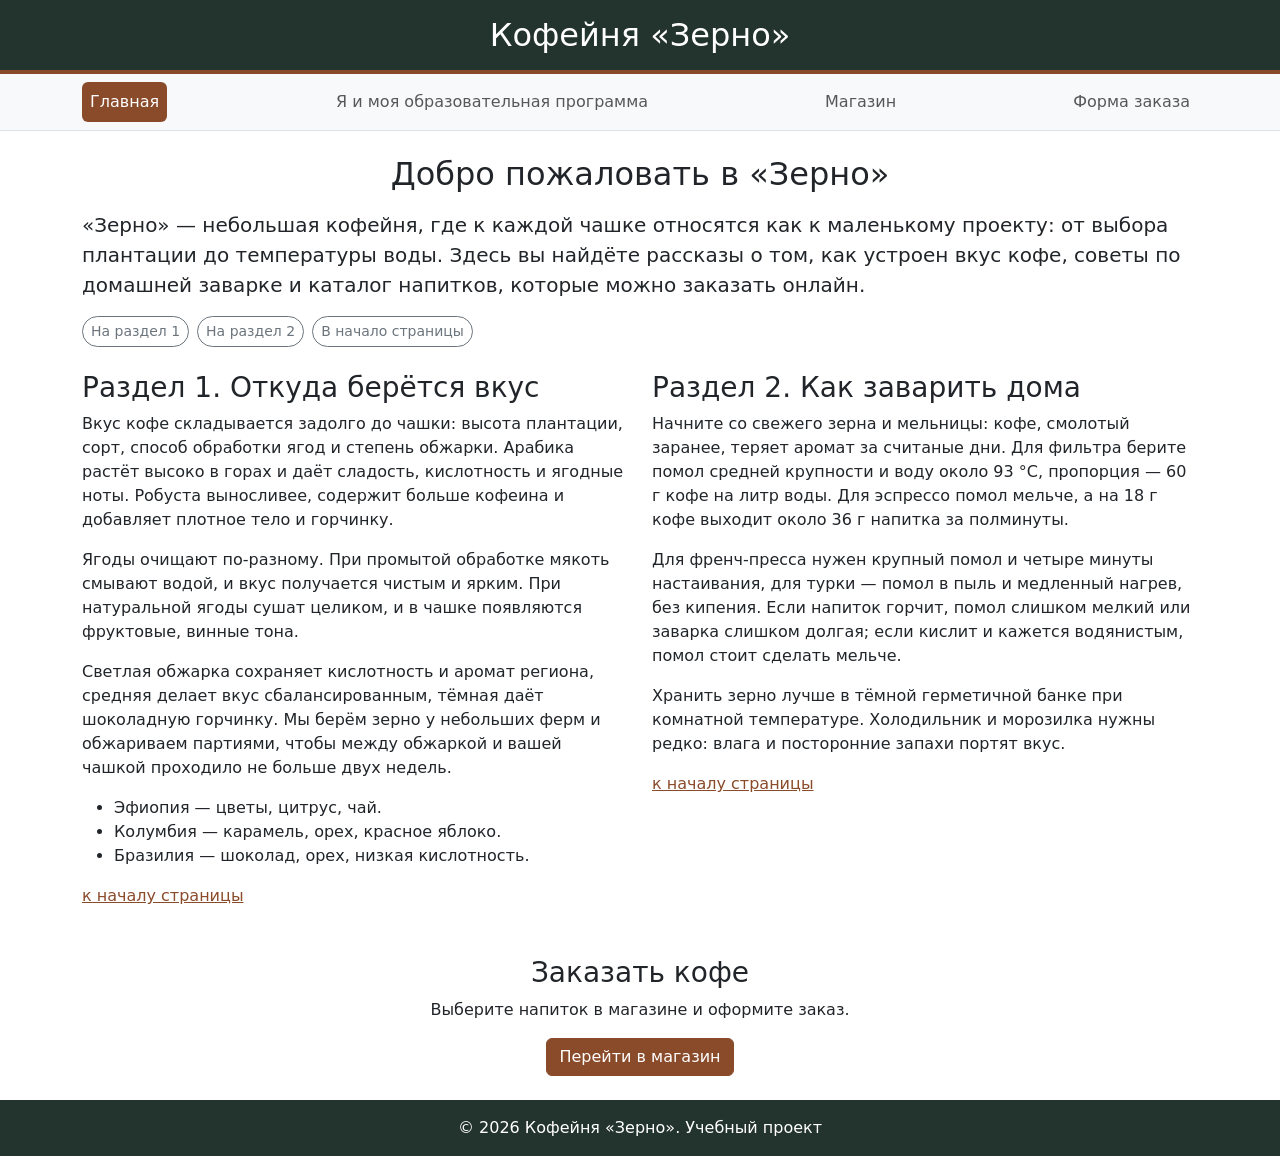
<file: index.html>
<!DOCTYPE html>
<html lang="ru">
<head>
  <meta charset="UTF-8">
  <meta name="viewport" content="width=device-width, initial-scale=1">
  <title>Главная — кофейня «Зерно»</title>
  <link rel="stylesheet" href="https://cdn.jsdelivr.net/npm/bootstrap@5.3.3/dist/css/bootstrap.min.css">
  <link rel="stylesheet" href="style.css">
  <script src="https://cdn.jsdelivr.net/npm/bootstrap@5.3.3/dist/js/bootstrap.bundle.min.js" defer></script>
  <script src="script.js" defer></script>
</head>
<body id="top" class="d-flex flex-column min-vh-100">
  <header class="bg-brand text-white text-center py-3">
    <h1 class="h2 m-0">Кофейня «Зерно»</h1>
  </header>
  <nav class="navbar navbar-expand-md bg-body-tertiary border-bottom">
    <div class="container">
      <button class="navbar-toggler" type="button" data-bs-toggle="collapse" data-bs-target="#menu" aria-controls="menu" aria-expanded="false" aria-label="Открыть меню">
        <span class="navbar-toggler-icon"></span>
      </button>
      <div class="collapse navbar-collapse" id="menu">
        <ul class="navbar-nav w-100 justify-content-between gap-1">
          <li class="nav-item"><a class="nav-link active" aria-current="page" href="index.html">Главная</a></li>
          <li class="nav-item"><a class="nav-link" href="program.html">Я и моя образовательная программа</a></li>
          <li class="nav-item"><a class="nav-link" href="shop.html">Магазин</a></li>
          <li class="nav-item"><a class="nav-link" href="form.html">Форма заказа</a></li>
        </ul>
      </div>
    </div>
  </nav>
  <main class="container py-4 flex-grow-1">
    <h2 class="text-center mb-3">Добро пожаловать в «Зерно»</h2>
    <p class="lead">«Зерно» — небольшая кофейня, где к каждой чашке относятся как к маленькому проекту: от выбора плантации до температуры воды. Здесь вы найдёте рассказы о том, как устроен вкус кофе, советы по домашней заварке и каталог напитков, которые можно заказать онлайн.</p>
    <p class="d-flex flex-wrap gap-2 mb-4">
      <a class="btn btn-outline-secondary btn-sm rounded-pill" href="#section1">На раздел 1</a>
      <a class="btn btn-outline-secondary btn-sm rounded-pill" href="#section2">На раздел 2</a>
      <a class="btn btn-outline-secondary btn-sm rounded-pill" href="#top">В начало страницы</a>
    </p>
    <div class="row g-4">
      <section id="section1" class="col-md-6">
        <h3>Раздел 1. Откуда берётся вкус</h3>
        <p>Вкус кофе складывается задолго до чашки: высота плантации, сорт, способ обработки ягод и степень обжарки. Арабика растёт высоко в горах и даёт сладость, кислотность и ягодные ноты. Робуста выносливее, содержит больше кофеина и добавляет плотное тело и горчинку.</p>
        <p>Ягоды очищают по-разному. При промытой обработке мякоть смывают водой, и вкус получается чистым и ярким. При натуральной ягоды сушат целиком, и в чашке появляются фруктовые, винные тона.</p>
        <p>Светлая обжарка сохраняет кислотность и аромат региона, средняя делает вкус сбалансированным, тёмная даёт шоколадную горчинку. Мы берём зерно у небольших ферм и обжариваем партиями, чтобы между обжаркой и вашей чашкой проходило не больше двух недель.</p>
        <ul>
          <li>Эфиопия — цветы, цитрус, чай.</li>
          <li>Колумбия — карамель, орех, красное яблоко.</li>
          <li>Бразилия — шоколад, орех, низкая кислотность.</li>
        </ul>
        <a href="#top">к началу страницы</a>
      </section>
      <section id="section2" class="col-md-6">
        <h3>Раздел 2. Как заварить дома</h3>
        <p>Начните со свежего зерна и мельницы: кофе, смолотый заранее, теряет аромат за считаные дни. Для фильтра берите помол средней крупности и воду около 93 °C, пропорция — 60 г кофе на литр воды. Для эспрессо помол мельче, а на 18 г кофе выходит около 36 г напитка за полминуты.</p>
        <p>Для френч-пресса нужен крупный помол и четыре минуты настаивания, для турки — помол в пыль и медленный нагрев, без кипения. Если напиток горчит, помол слишком мелкий или заварка слишком долгая; если кислит и кажется водянистым, помол стоит сделать мельче.</p>
        <p>Хранить зерно лучше в тёмной герметичной банке при комнатной температуре. Холодильник и морозилка нужны редко: влага и посторонние запахи портят вкус.</p>
        <a href="#top">к началу страницы</a>
      </section>
    </div>
    <div class="text-center mt-5">
      <h3>Заказать кофе</h3>
      <p>Выберите напиток в магазине и оформите заказ.</p>
      <a class="btn btn-primary" href="shop.html">Перейти в магазин</a>
    </div>
  </main>
  <footer class="bg-brand text-white text-center py-3 mt-auto">© 2026 Кофейня «Зерно». Учебный проект</footer>
</body>
</html>
</file>
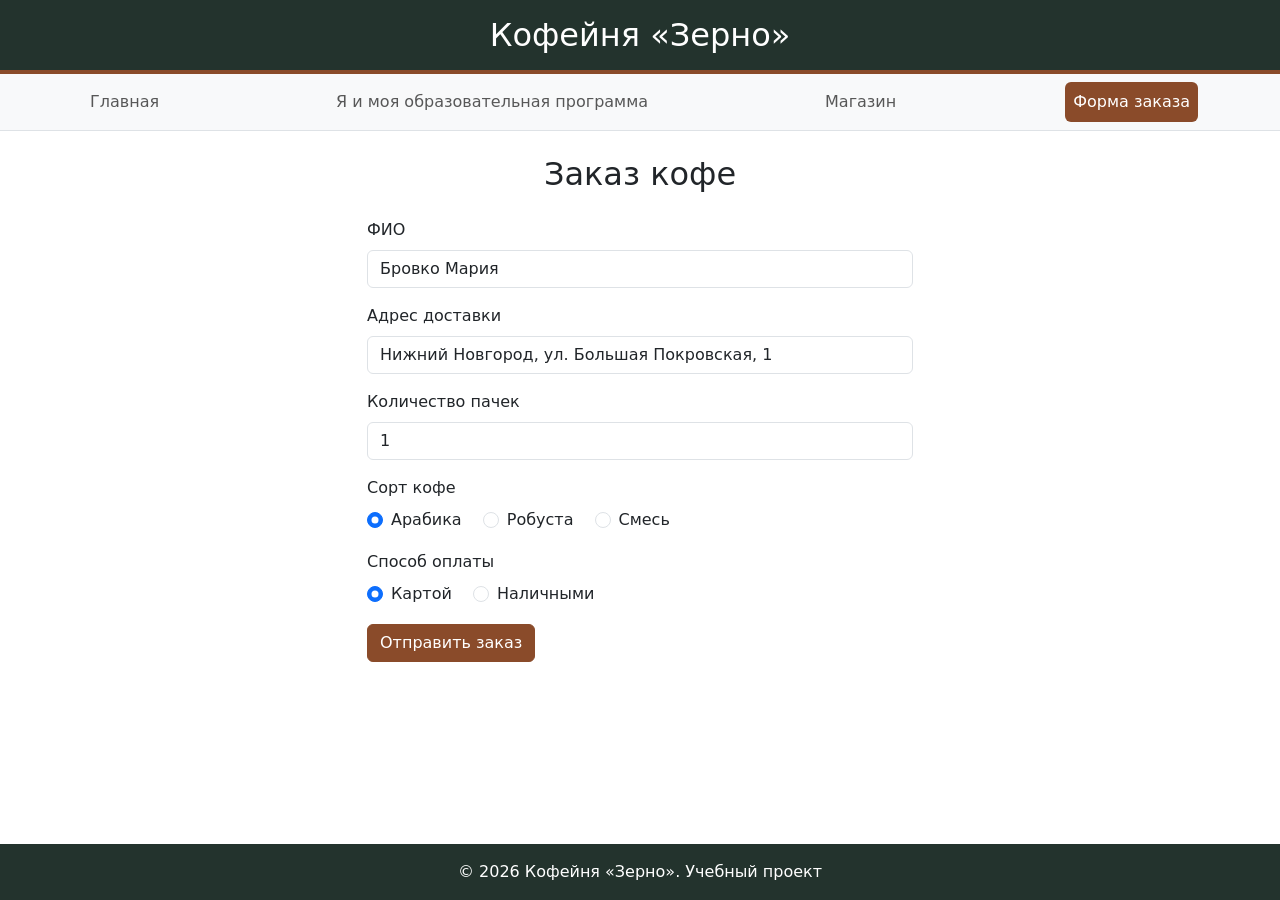
<file: form.html>
<!DOCTYPE html>
<html lang="ru">
<head>
  <meta charset="UTF-8">
  <meta name="viewport" content="width=device-width, initial-scale=1">
  <title>Форма заказа — кофейня «Зерно»</title>
  <link rel="stylesheet" href="https://cdn.jsdelivr.net/npm/bootstrap@5.3.3/dist/css/bootstrap.min.css">
  <link rel="stylesheet" href="style.css">
  <script src="https://cdn.jsdelivr.net/npm/bootstrap@5.3.3/dist/js/bootstrap.bundle.min.js" defer></script>
  <script src="script.js" defer></script>
</head>
<body id="top" class="d-flex flex-column min-vh-100">
  <header class="bg-brand text-white text-center py-3">
    <h1 class="h2 m-0">Кофейня «Зерно»</h1>
  </header>
  <nav class="navbar navbar-expand-md bg-body-tertiary border-bottom">
    <div class="container">
      <button class="navbar-toggler" type="button" data-bs-toggle="collapse" data-bs-target="#menu" aria-controls="menu" aria-expanded="false" aria-label="Открыть меню">
        <span class="navbar-toggler-icon"></span>
      </button>
      <div class="collapse navbar-collapse" id="menu">
        <ul class="navbar-nav w-100 justify-content-between gap-1">
          <li class="nav-item"><a class="nav-link" href="index.html">Главная</a></li>
          <li class="nav-item"><a class="nav-link" href="program.html">Я и моя образовательная программа</a></li>
          <li class="nav-item"><a class="nav-link" href="shop.html">Магазин</a></li>
          <li class="nav-item"><a class="nav-link active" aria-current="page" href="form.html">Форма заказа</a></li>
        </ul>
      </div>
    </div>
  </nav>
  <main class="container py-4 flex-grow-1">
    <h2 class="text-center mb-4">Заказ кофе</h2>
    <div class="row justify-content-center">
      <div class="col-md-8 col-lg-6">
        <form id="order-form" action="https://www.google.com/search?" method="get" target="_blank">
          <div class="mb-3">
            <label for="user_name" class="form-label">ФИО</label>
            <input type="text" class="form-control" id="user_name" name="user_name" value="Бровко Мария" required>
          </div>
          <div class="mb-3">
            <label for="delivery_address" class="form-label">Адрес доставки</label>
            <input type="text" class="form-control" id="delivery_address" name="delivery_address" value="Нижний Новгород, ул. Большая Покровская, 1" required>
          </div>
          <div class="mb-3">
            <label for="quantity" class="form-label">Количество пачек</label>
            <input type="number" class="form-control" id="quantity" name="quantity" min="1" max="20" value="1" required>
          </div>
          <fieldset class="mb-3">
            <legend class="fs-6">Сорт кофе</legend>
            <div class="form-check form-check-inline">
              <input class="form-check-input" type="radio" name="coffee_type" id="type-arabica" value="arabica" checked>
              <label class="form-check-label" for="type-arabica">Арабика</label>
            </div>
            <div class="form-check form-check-inline">
              <input class="form-check-input" type="radio" name="coffee_type" id="type-robusta" value="robusta">
              <label class="form-check-label" for="type-robusta">Робуста</label>
            </div>
            <div class="form-check form-check-inline">
              <input class="form-check-input" type="radio" name="coffee_type" id="type-blend" value="blend">
              <label class="form-check-label" for="type-blend">Смесь</label>
            </div>
          </fieldset>
          <fieldset class="mb-3">
            <legend class="fs-6">Способ оплаты</legend>
            <div class="form-check form-check-inline">
              <input class="form-check-input" type="radio" name="payment" id="pay-card" value="card" checked>
              <label class="form-check-label" for="pay-card">Картой</label>
            </div>
            <div class="form-check form-check-inline">
              <input class="form-check-input" type="radio" name="payment" id="pay-cash" value="cash">
              <label class="form-check-label" for="pay-cash">Наличными</label>
            </div>
          </fieldset>
          <button type="submit" class="btn btn-primary">Отправить заказ</button>
        </form>
        <div id="order-preview" class="alert alert-secondary mt-3 pre-line" hidden></div>
      </div>
    </div>
  </main>
  <footer class="bg-brand text-white text-center py-3 mt-auto">© 2026 Кофейня «Зерно». Учебный проект</footer>
</body>
</html>
</file>
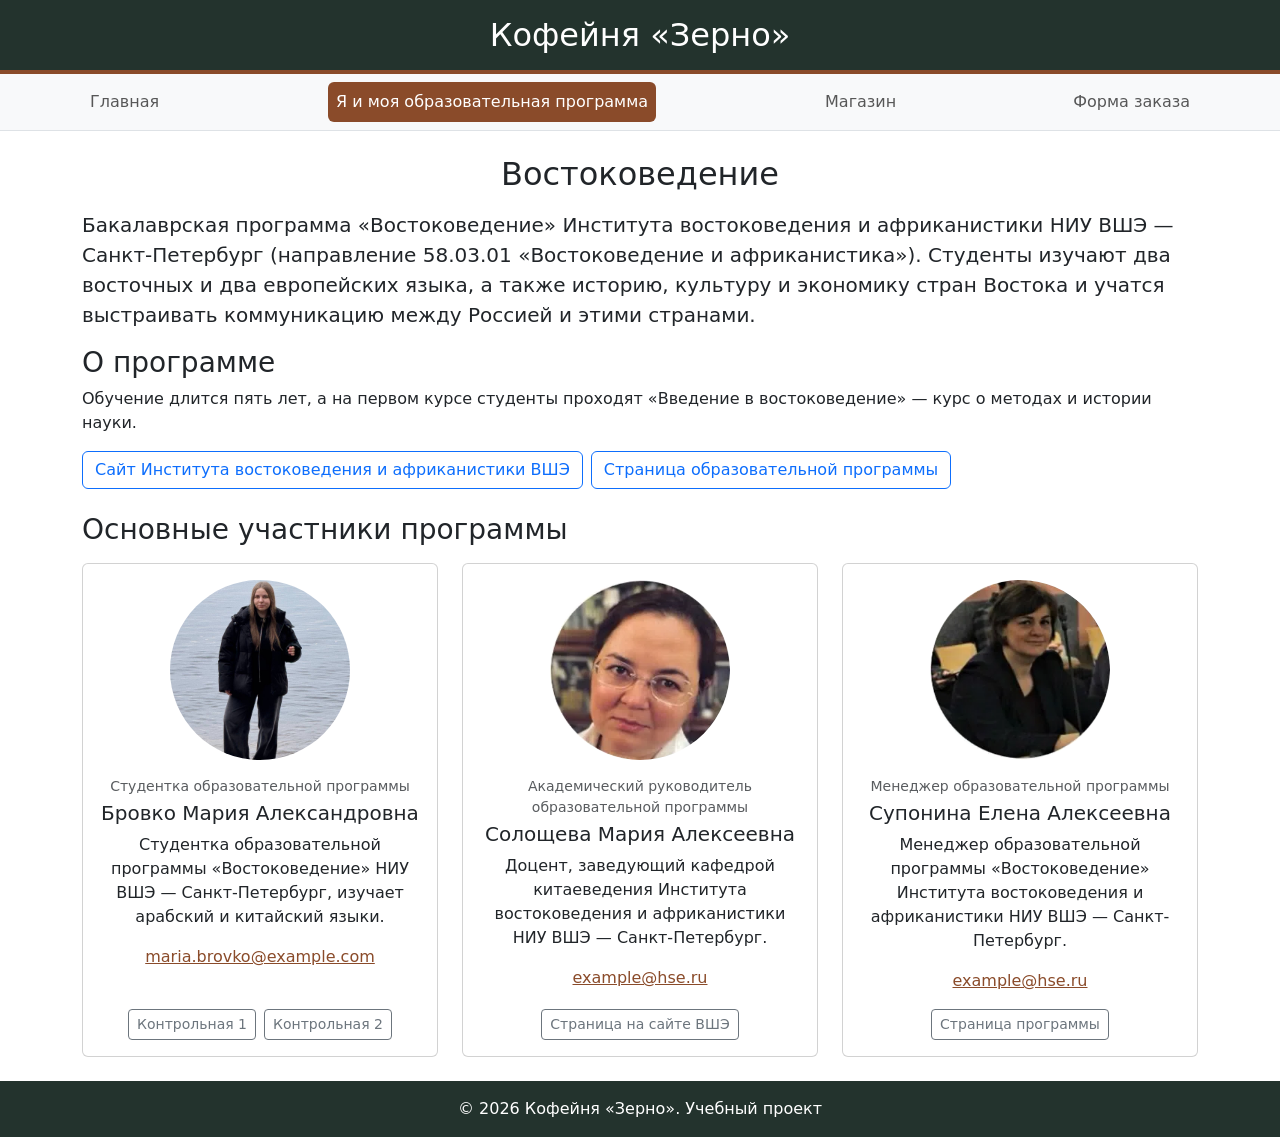
<file: program.html>
<!DOCTYPE html>
<html lang="ru">
<head>
  <meta charset="UTF-8">
  <meta name="viewport" content="width=device-width, initial-scale=1">
  <title>Я и моя образовательная программа — кофейня «Зерно»</title>
  <link rel="stylesheet" href="https://cdn.jsdelivr.net/npm/bootstrap@5.3.3/dist/css/bootstrap.min.css">
  <link rel="stylesheet" href="style.css">
  <script src="https://cdn.jsdelivr.net/npm/bootstrap@5.3.3/dist/js/bootstrap.bundle.min.js" defer></script>
  <script src="data.js" defer></script>
  <script src="script.js" defer></script>
</head>
<body id="top" class="d-flex flex-column min-vh-100">
  <header class="bg-brand text-white text-center py-3">
    <h1 class="h2 m-0">Кофейня «Зерно»</h1>
  </header>
  <nav class="navbar navbar-expand-md bg-body-tertiary border-bottom">
    <div class="container">
      <button class="navbar-toggler" type="button" data-bs-toggle="collapse" data-bs-target="#menu" aria-controls="menu" aria-expanded="false" aria-label="Открыть меню">
        <span class="navbar-toggler-icon"></span>
      </button>
      <div class="collapse navbar-collapse" id="menu">
        <ul class="navbar-nav w-100 justify-content-between gap-1">
          <li class="nav-item"><a class="nav-link" href="index.html">Главная</a></li>
          <li class="nav-item"><a class="nav-link active" aria-current="page" href="program.html">Я и моя образовательная программа</a></li>
          <li class="nav-item"><a class="nav-link" href="shop.html">Магазин</a></li>
          <li class="nav-item"><a class="nav-link" href="form.html">Форма заказа</a></li>
        </ul>
      </div>
    </div>
  </nav>
  <main class="container py-4 flex-grow-1">
    <h2 class="text-center mb-3">Востоковедение</h2>
    <p class="lead">Бакалаврская программа «Востоковедение» Института востоковедения и африканистики НИУ ВШЭ — Санкт-Петербург (направление 58.03.01 «Востоковедение и африканистика»). Студенты изучают два восточных и два европейских языка, а также историю, культуру и экономику стран Востока и учатся выстраивать коммуникацию между Россией и этими странами.</p>
    <h3>О программе</h3>
    <p>Обучение длится пять лет, а на первом курсе студенты проходят «Введение в востоковедение» — курс о методах и истории науки.</p>
    <p class="d-flex flex-wrap gap-2">
      <a class="btn btn-outline-primary" href="https://spb.hse.ru/iaas/" target="_blank" rel="noopener">Сайт Института востоковедения и африканистики ВШЭ</a>
      <a class="btn btn-outline-primary" href="https://spb.hse.ru/ba/oriental/" target="_blank" rel="noopener">Страница образовательной программы</a>
    </p>
    <h3 class="mt-4 mb-3">Основные участники программы</h3>
    <div id="team" class="row row-cols-1 row-cols-md-3 g-4"></div>
  </main>
  <footer class="bg-brand text-white text-center py-3 mt-auto">© 2026 Кофейня «Зерно». Учебный проект</footer>
</body>
</html>
</file>
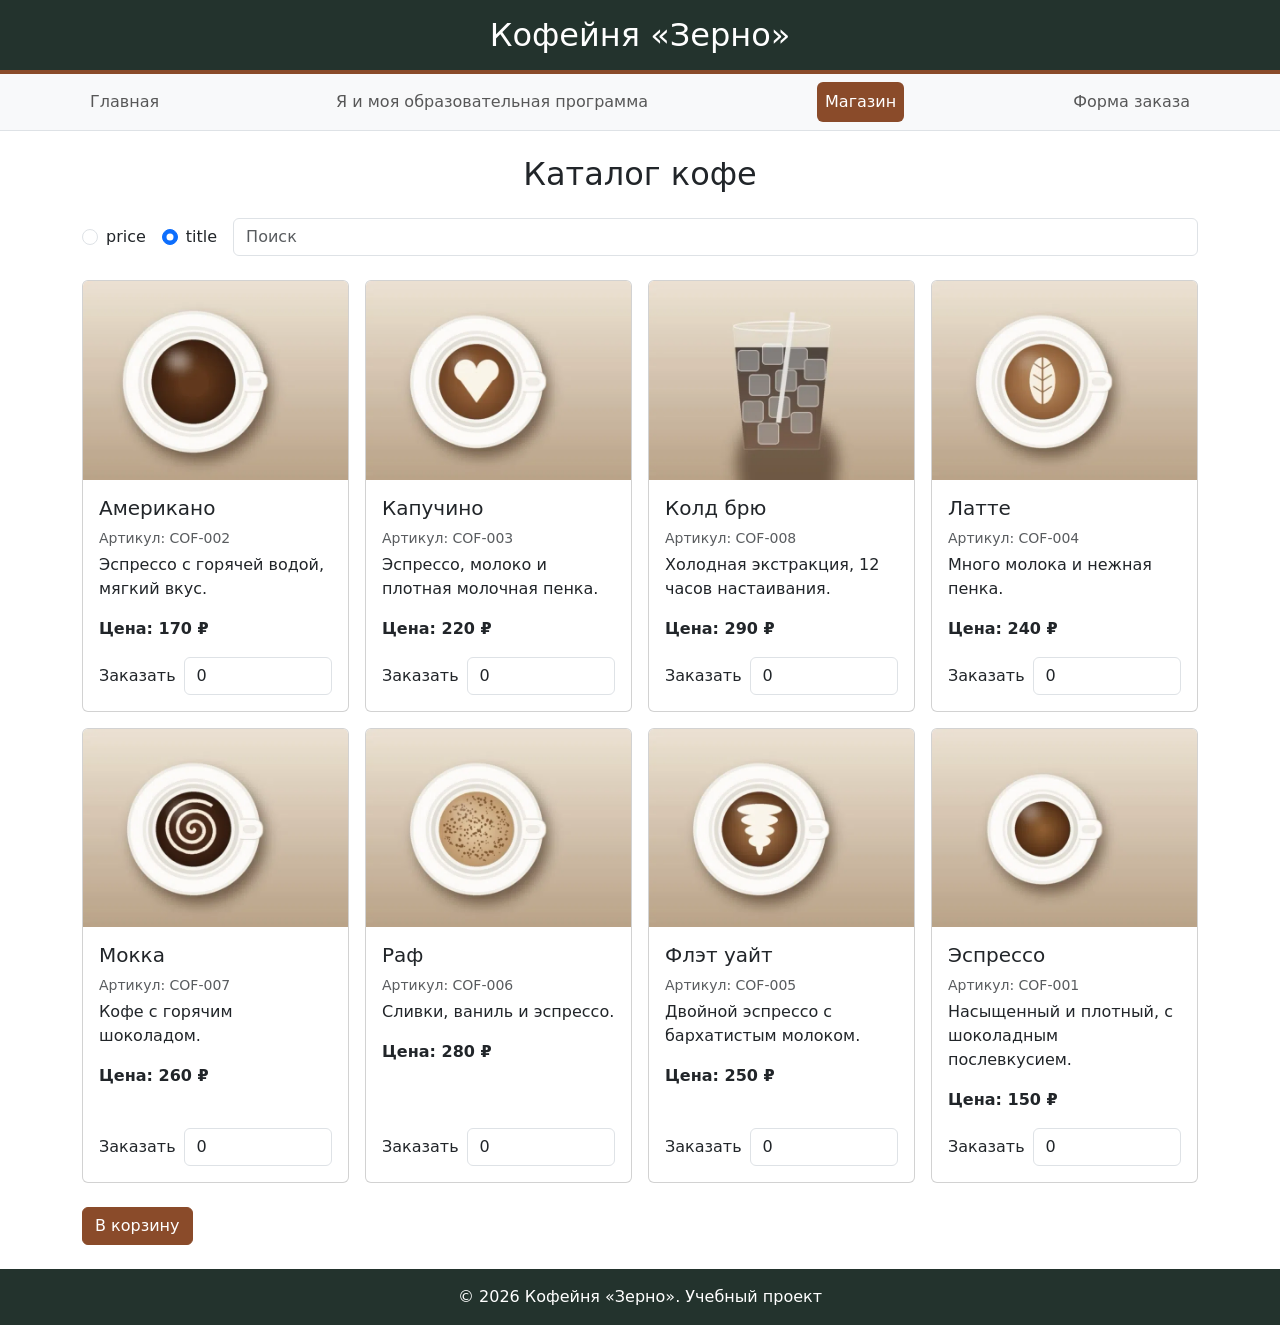
<file: shop.html>
<!DOCTYPE html>
<html lang="ru">
<head>
  <meta charset="UTF-8">
  <meta name="viewport" content="width=device-width, initial-scale=1">
  <title>Магазин — кофейня «Зерно»</title>
  <link rel="stylesheet" href="https://cdn.jsdelivr.net/npm/bootstrap@5.3.3/dist/css/bootstrap.min.css">
  <link rel="stylesheet" href="style.css">
  <script src="https://cdn.jsdelivr.net/npm/bootstrap@5.3.3/dist/js/bootstrap.bundle.min.js" defer></script>
  <script src="data.js" defer></script>
  <script src="script.js" defer></script>
</head>
<body id="top" class="d-flex flex-column min-vh-100">
  <header class="bg-brand text-white text-center py-3">
    <h1 class="h2 m-0">Кофейня «Зерно»</h1>
  </header>
  <nav class="navbar navbar-expand-md bg-body-tertiary border-bottom">
    <div class="container">
      <button class="navbar-toggler" type="button" data-bs-toggle="collapse" data-bs-target="#menu" aria-controls="menu" aria-expanded="false" aria-label="Открыть меню">
        <span class="navbar-toggler-icon"></span>
      </button>
      <div class="collapse navbar-collapse" id="menu">
        <ul class="navbar-nav w-100 justify-content-between gap-1">
          <li class="nav-item"><a class="nav-link" href="index.html">Главная</a></li>
          <li class="nav-item"><a class="nav-link" href="program.html">Я и моя образовательная программа</a></li>
          <li class="nav-item"><a class="nav-link active" aria-current="page" href="shop.html">Магазин</a></li>
          <li class="nav-item"><a class="nav-link" href="form.html">Форма заказа</a></li>
        </ul>
      </div>
    </div>
  </nav>
  <main class="container py-4 flex-grow-1">
    <h2 class="text-center mb-4">Каталог кофе</h2>
    <div class="d-flex flex-wrap align-items-center gap-3 mb-4">
      <div class="form-check form-check-inline m-0">
        <input class="form-check-input" type="radio" name="sort" id="price">
        <label class="form-check-label" for="price">price</label>
      </div>
      <div class="form-check form-check-inline m-0">
        <input class="form-check-input" type="radio" name="sort" id="title" checked>
        <label class="form-check-label" for="title">title</label>
      </div>
      <div class="flex-grow-1 search-box">
        <input type="search" id="search" name="search" class="form-control" placeholder="Поиск" aria-label="Поиск">
      </div>
    </div>
    <div id="shop-grid" class="row row-cols-1 row-cols-sm-2 row-cols-lg-4 g-3"></div>
    <button type="button" id="add-to-cart" class="btn btn-primary mt-4">В корзину</button>
  </main>
  <footer class="bg-brand text-white text-center py-3 mt-auto">© 2026 Кофейня «Зерно». Учебный проект</footer>
</body>
</html>
</file>
<file: style.css>
:root { --accent:#8a4b2a; --dark:#23332d; }
.bg-brand { background:var(--dark); }
header.bg-brand { border-bottom:4px solid var(--accent); }
.navbar .nav-link { padding:.5rem 1rem; border-radius:.375rem; }
.navbar .nav-link.active { background:var(--accent); color:#fff; }
.btn-primary { --bs-btn-bg:var(--accent); --bs-btn-border-color:var(--accent);
  --bs-btn-hover-bg:#6f3b20; --bs-btn-hover-border-color:#6f3b20;
  --bs-btn-active-bg:#5c311a; --bs-btn-active-border-color:#5c311a; }
a { color:var(--accent); }
.photo { width:180px; height:180px; }
.search-box { min-width:220px; }
.pre-line { white-space:pre-line; }
</file>
